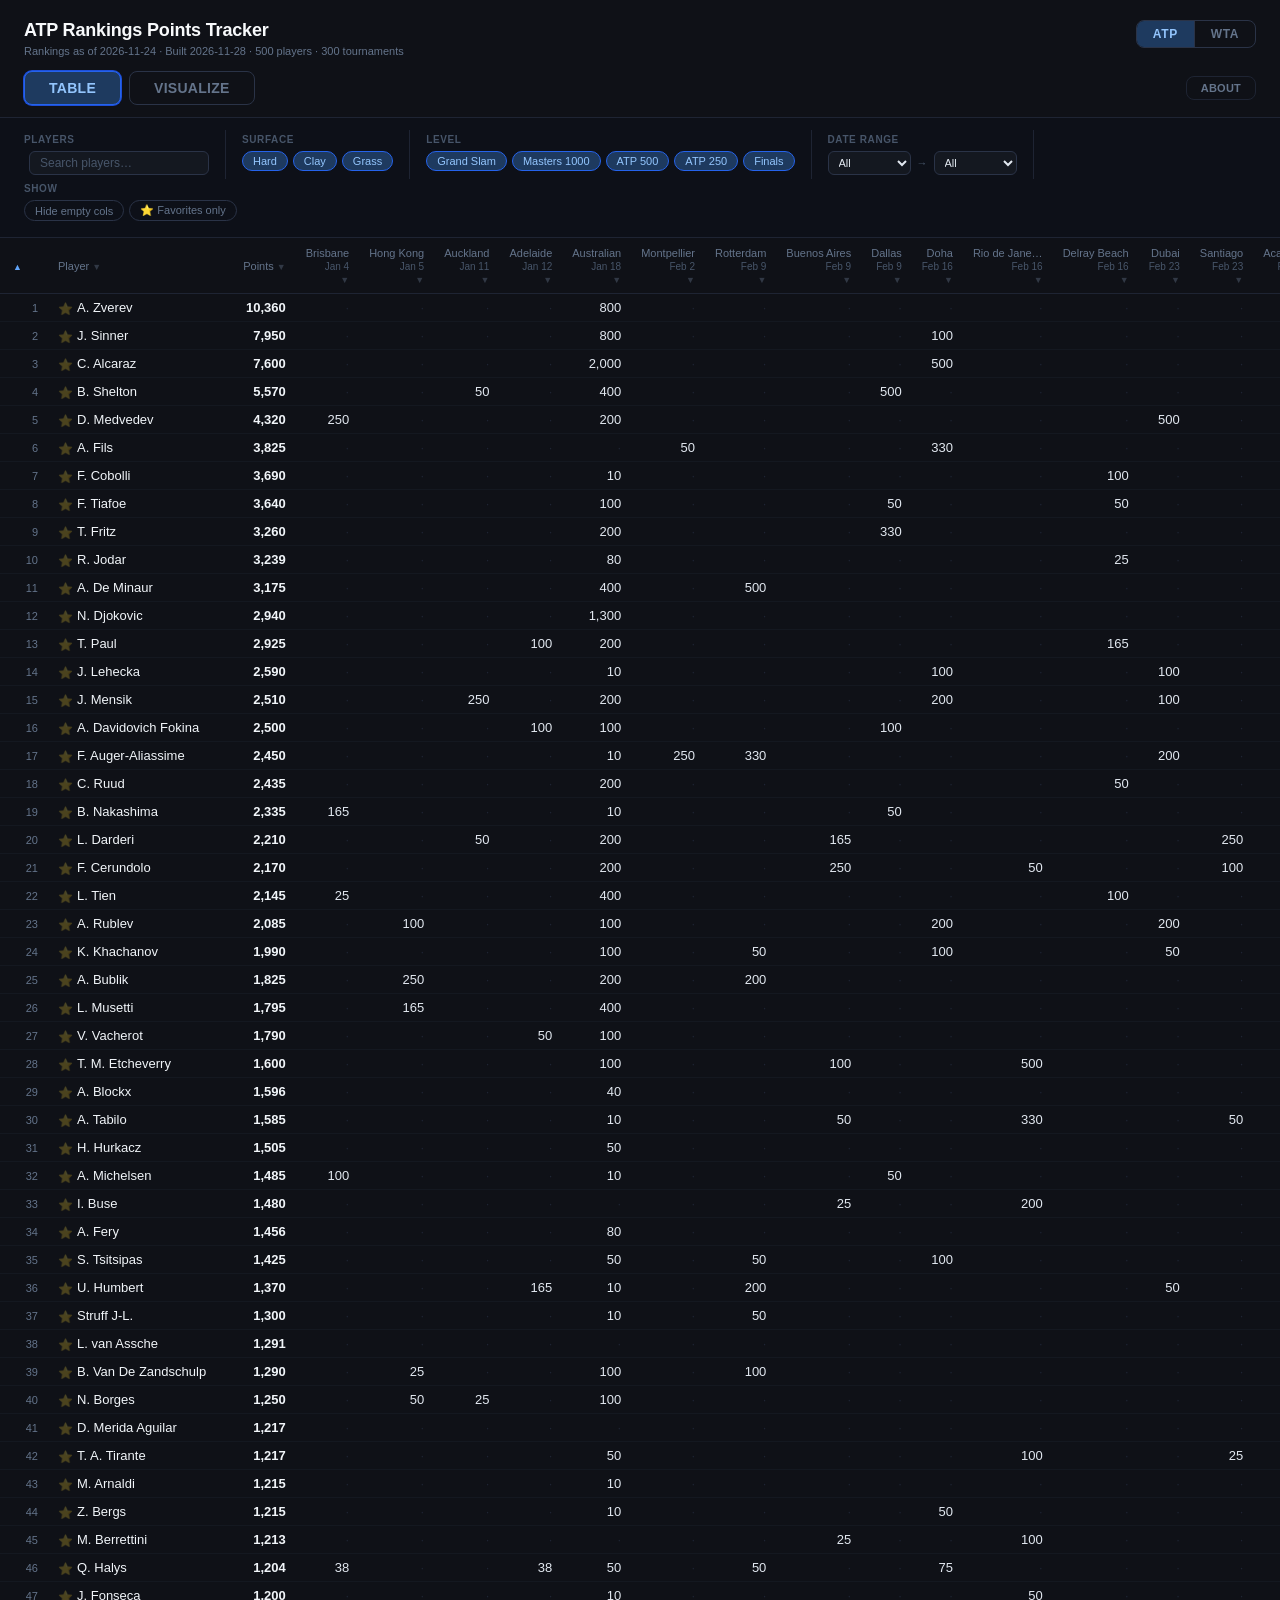
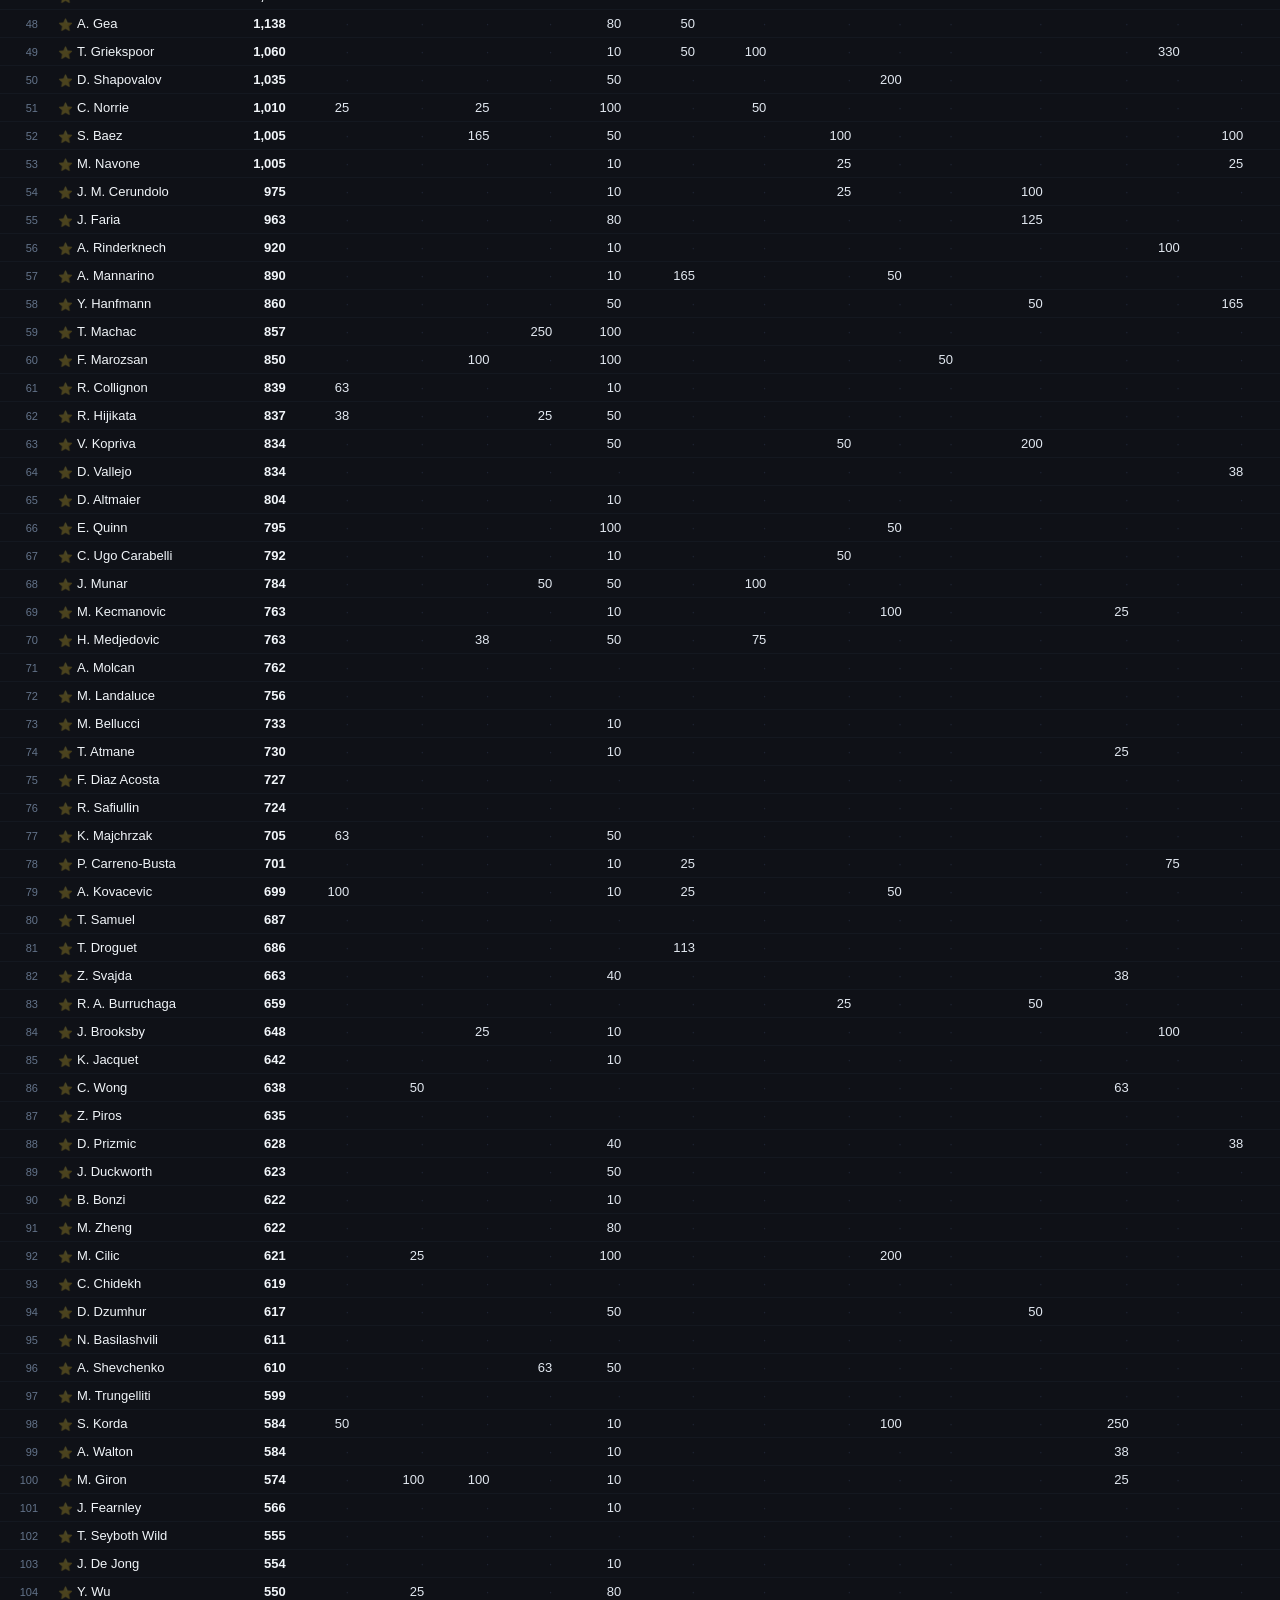
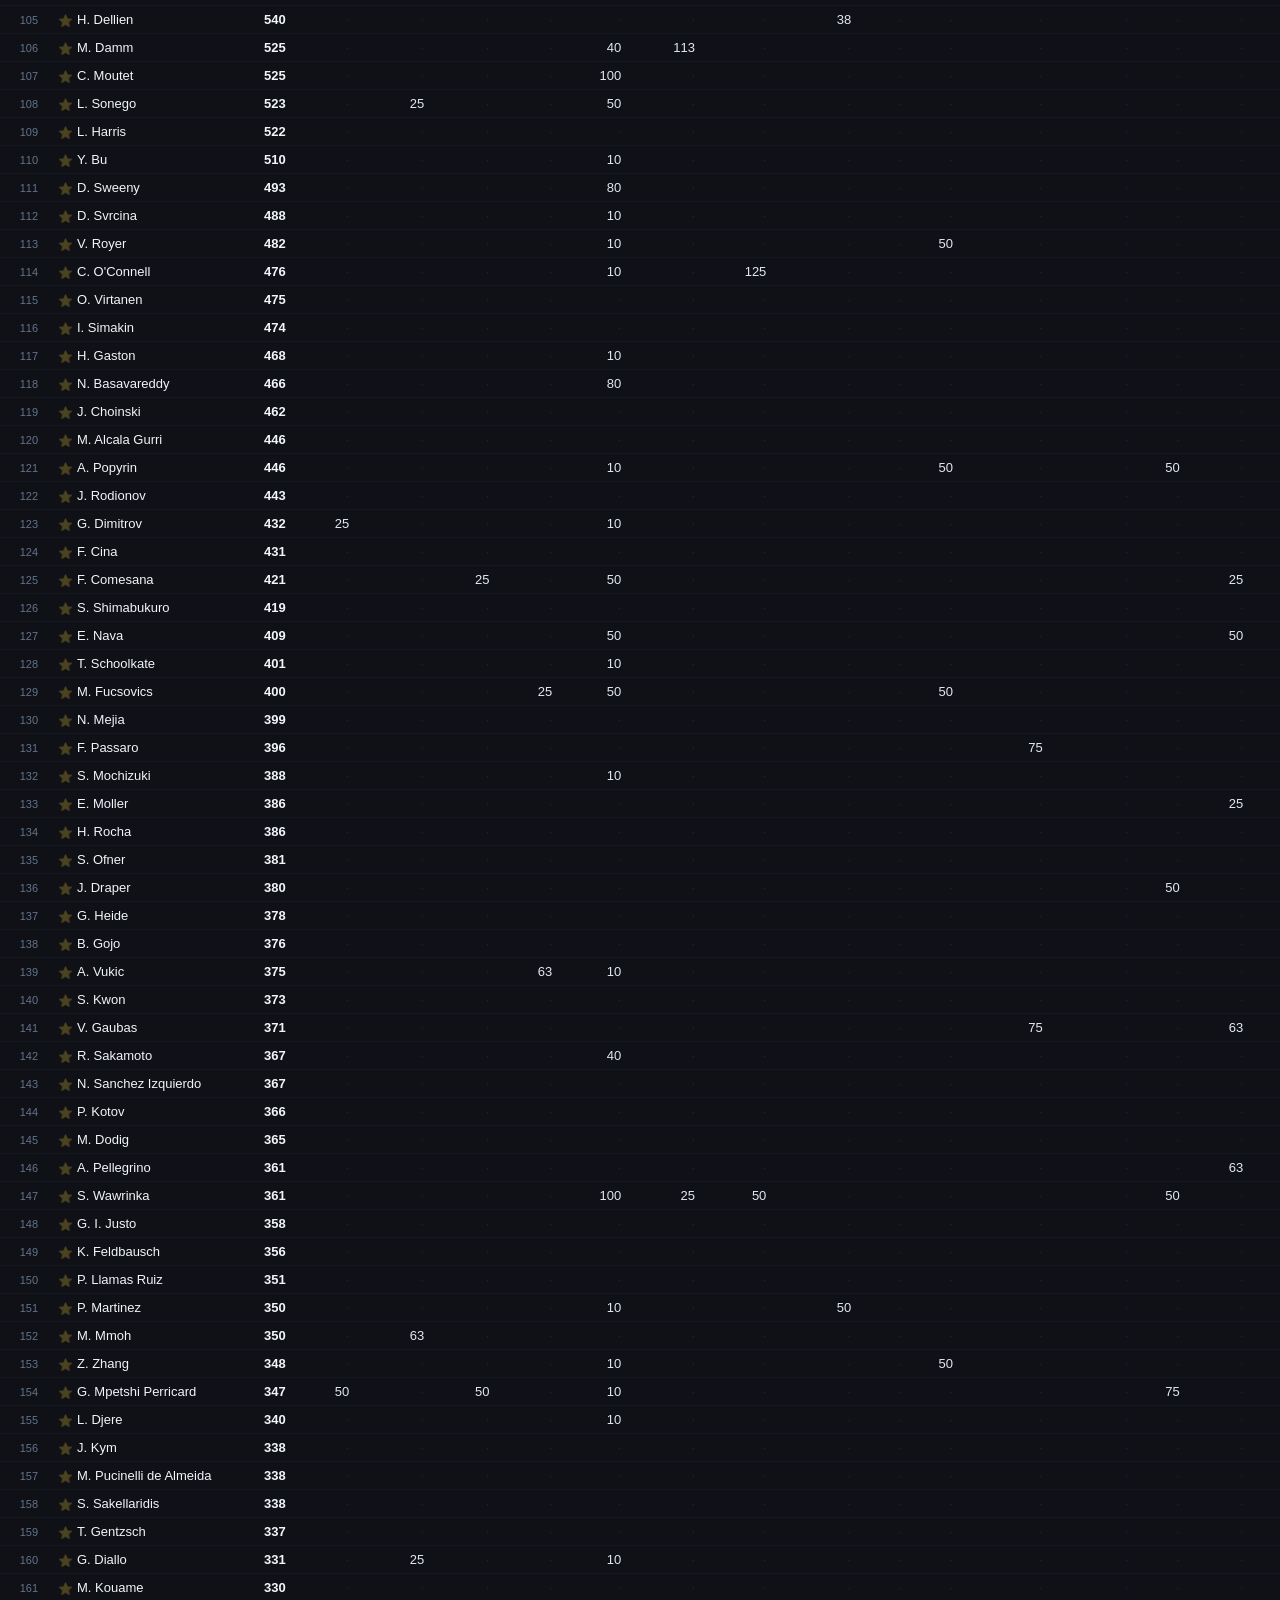
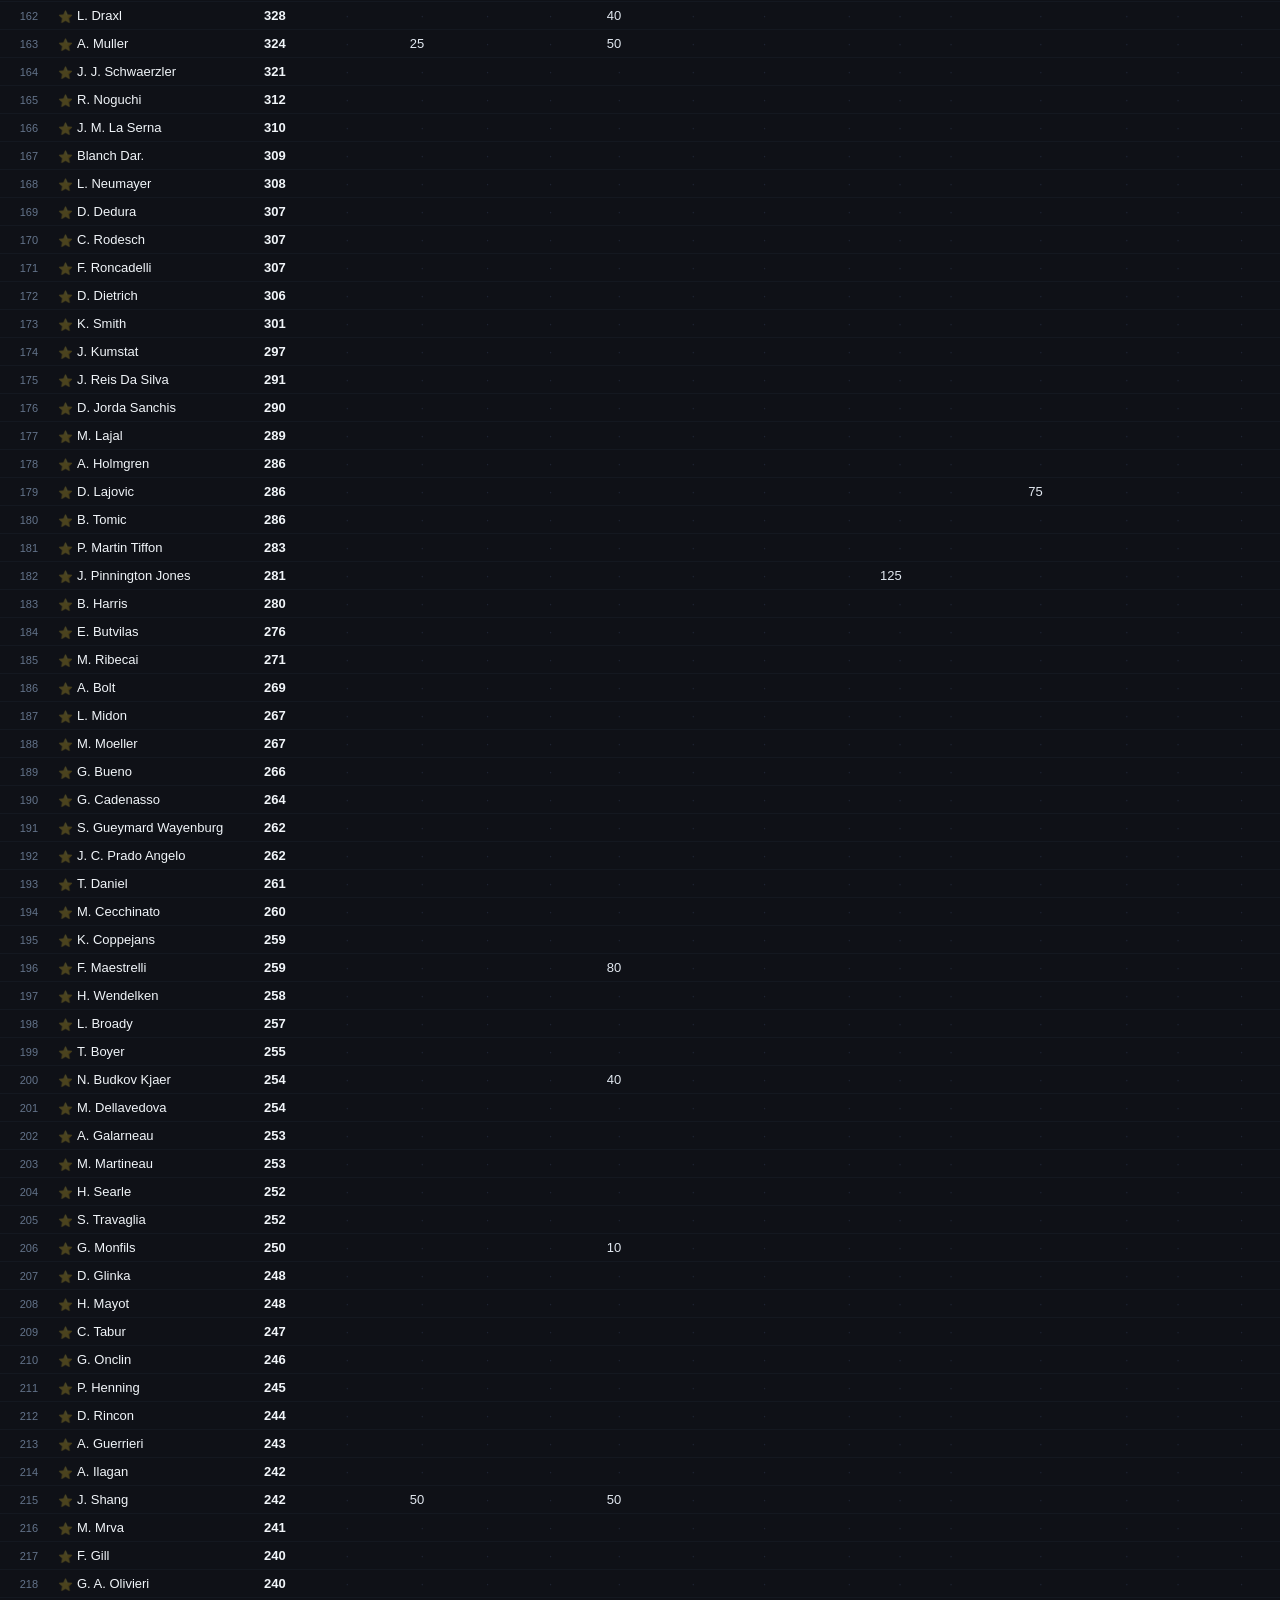
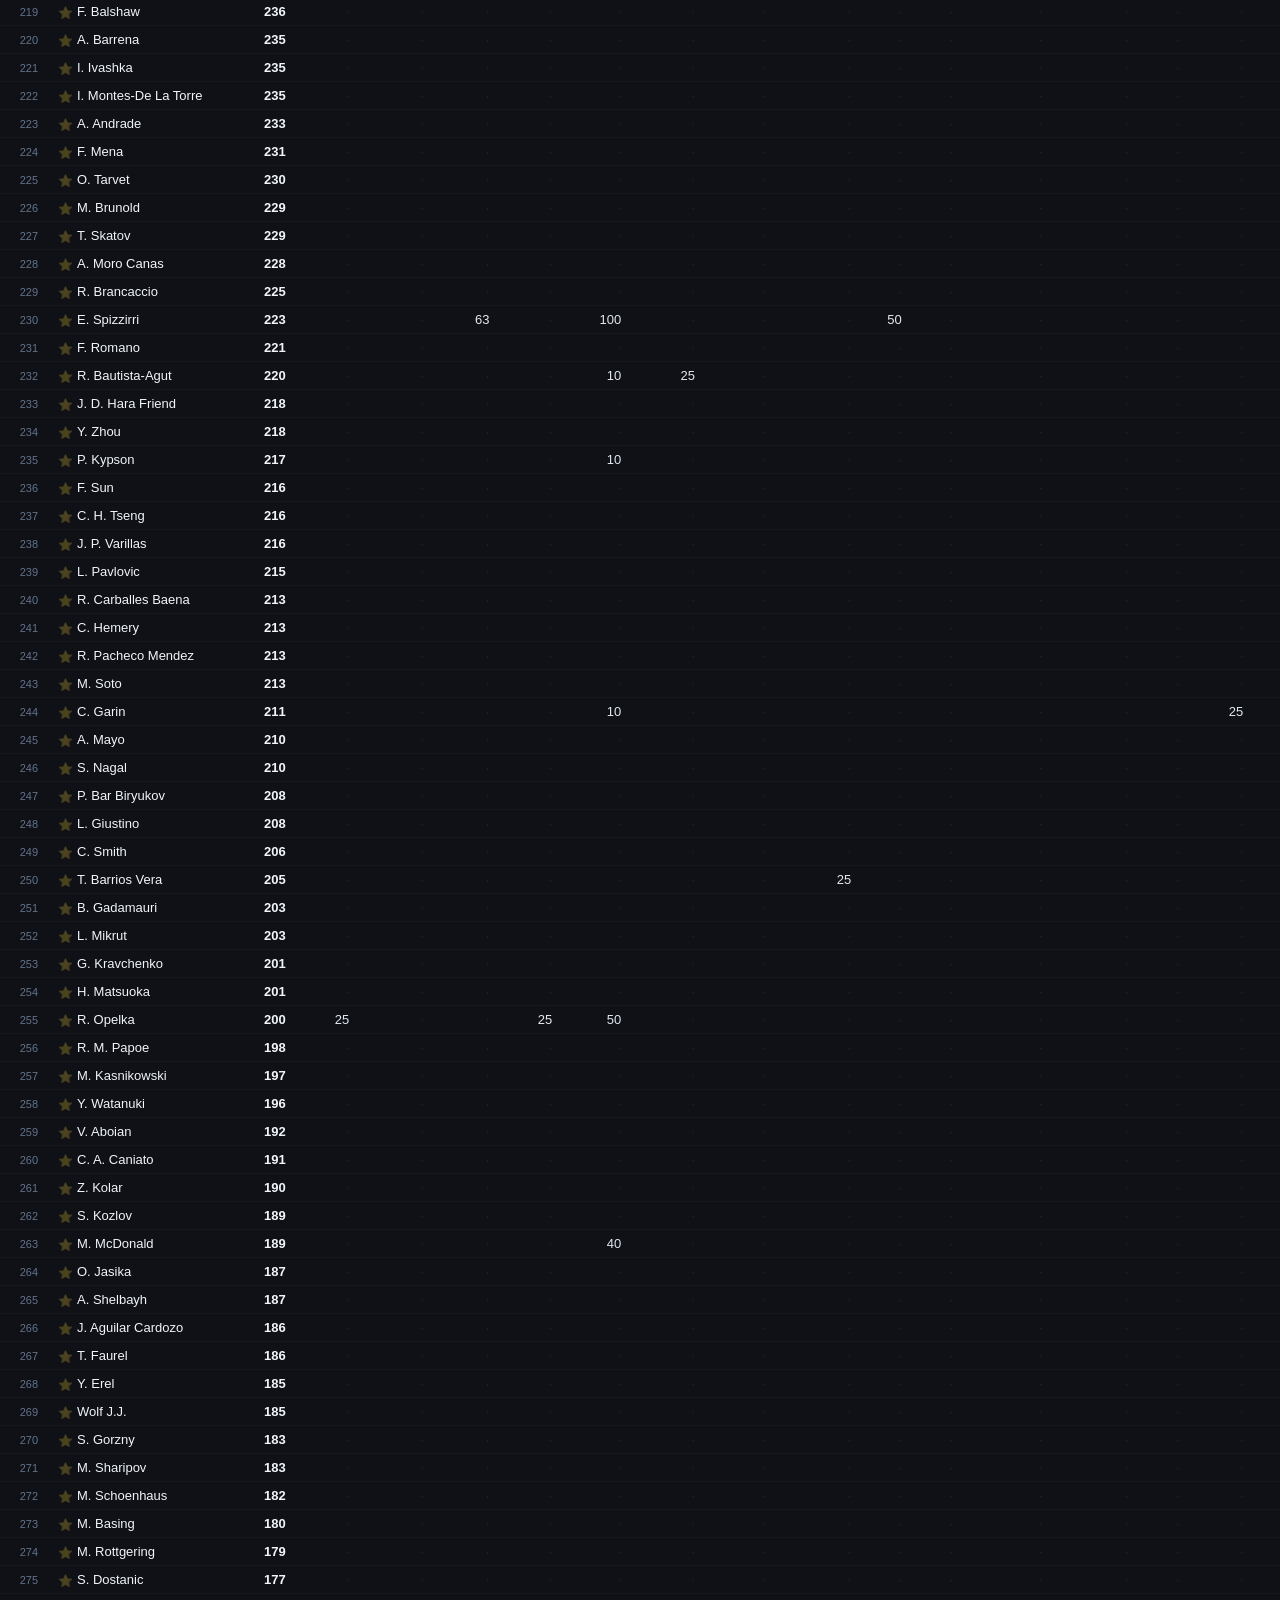
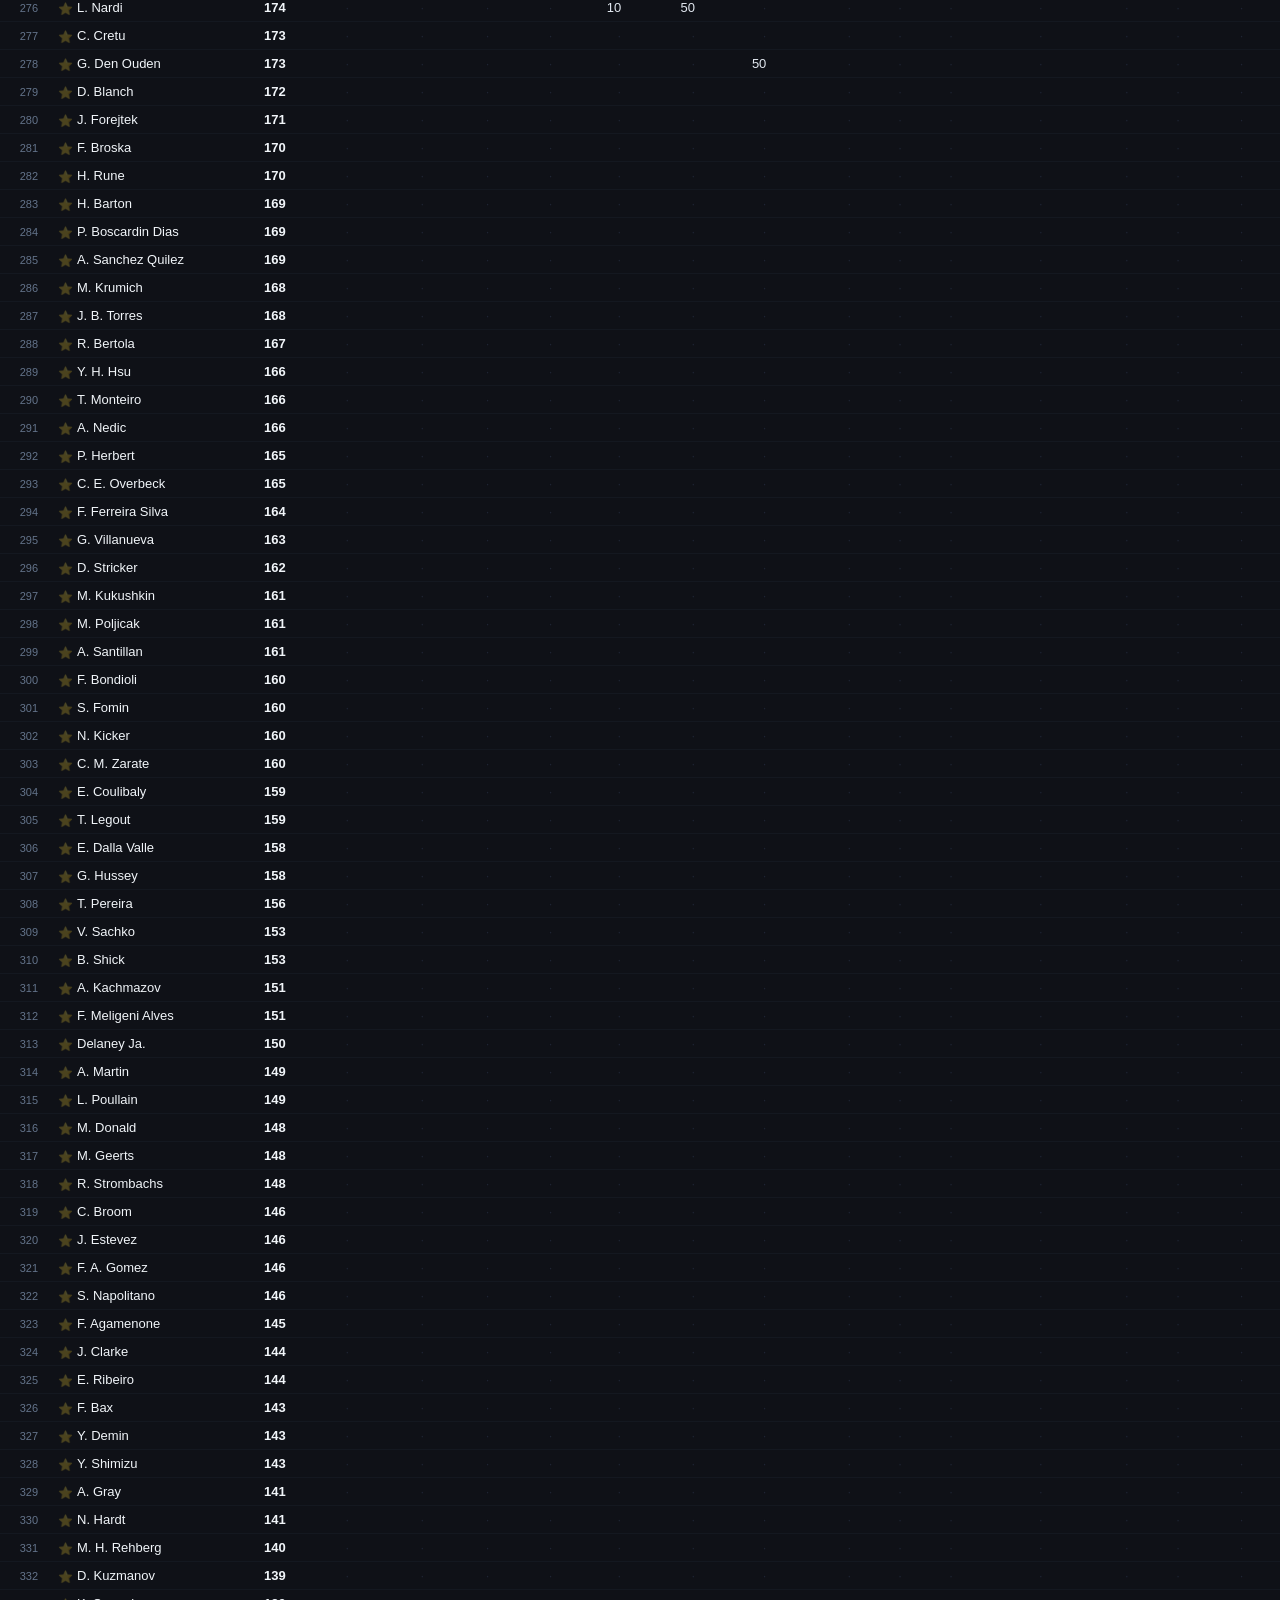
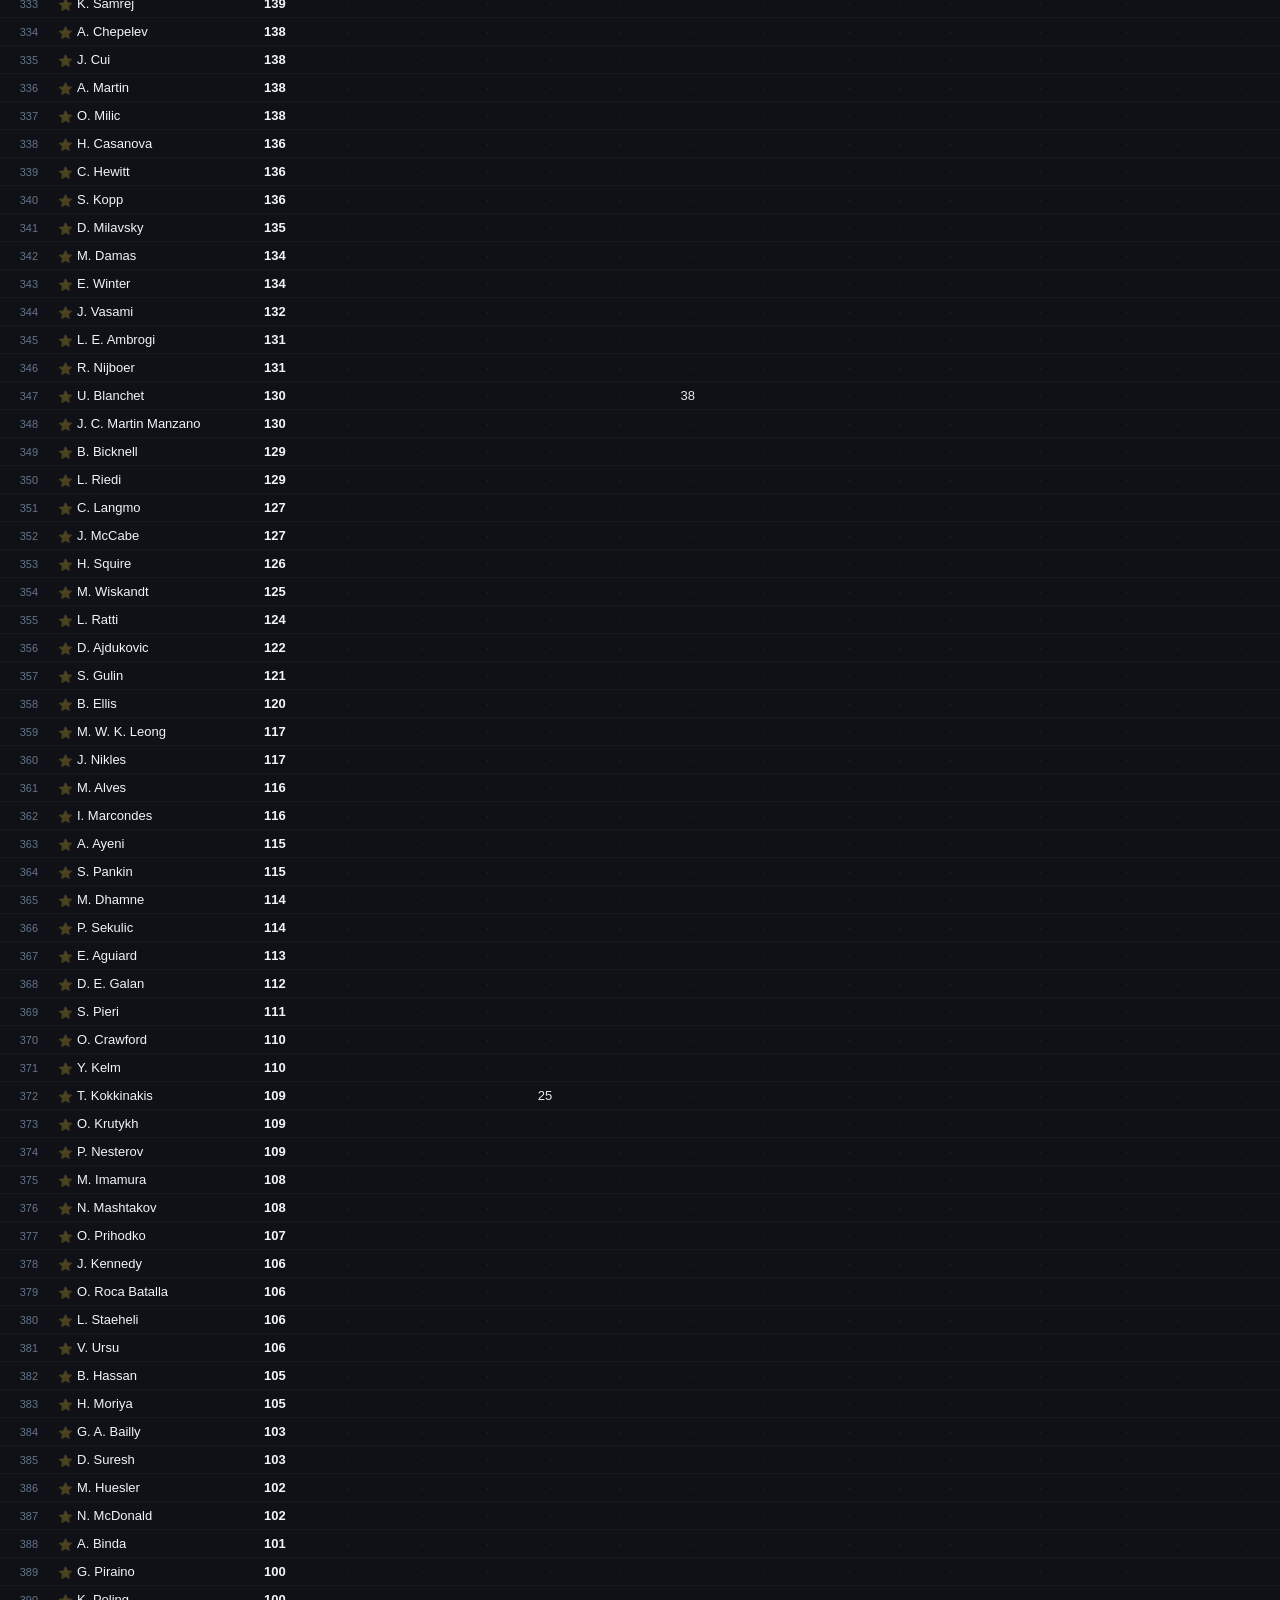
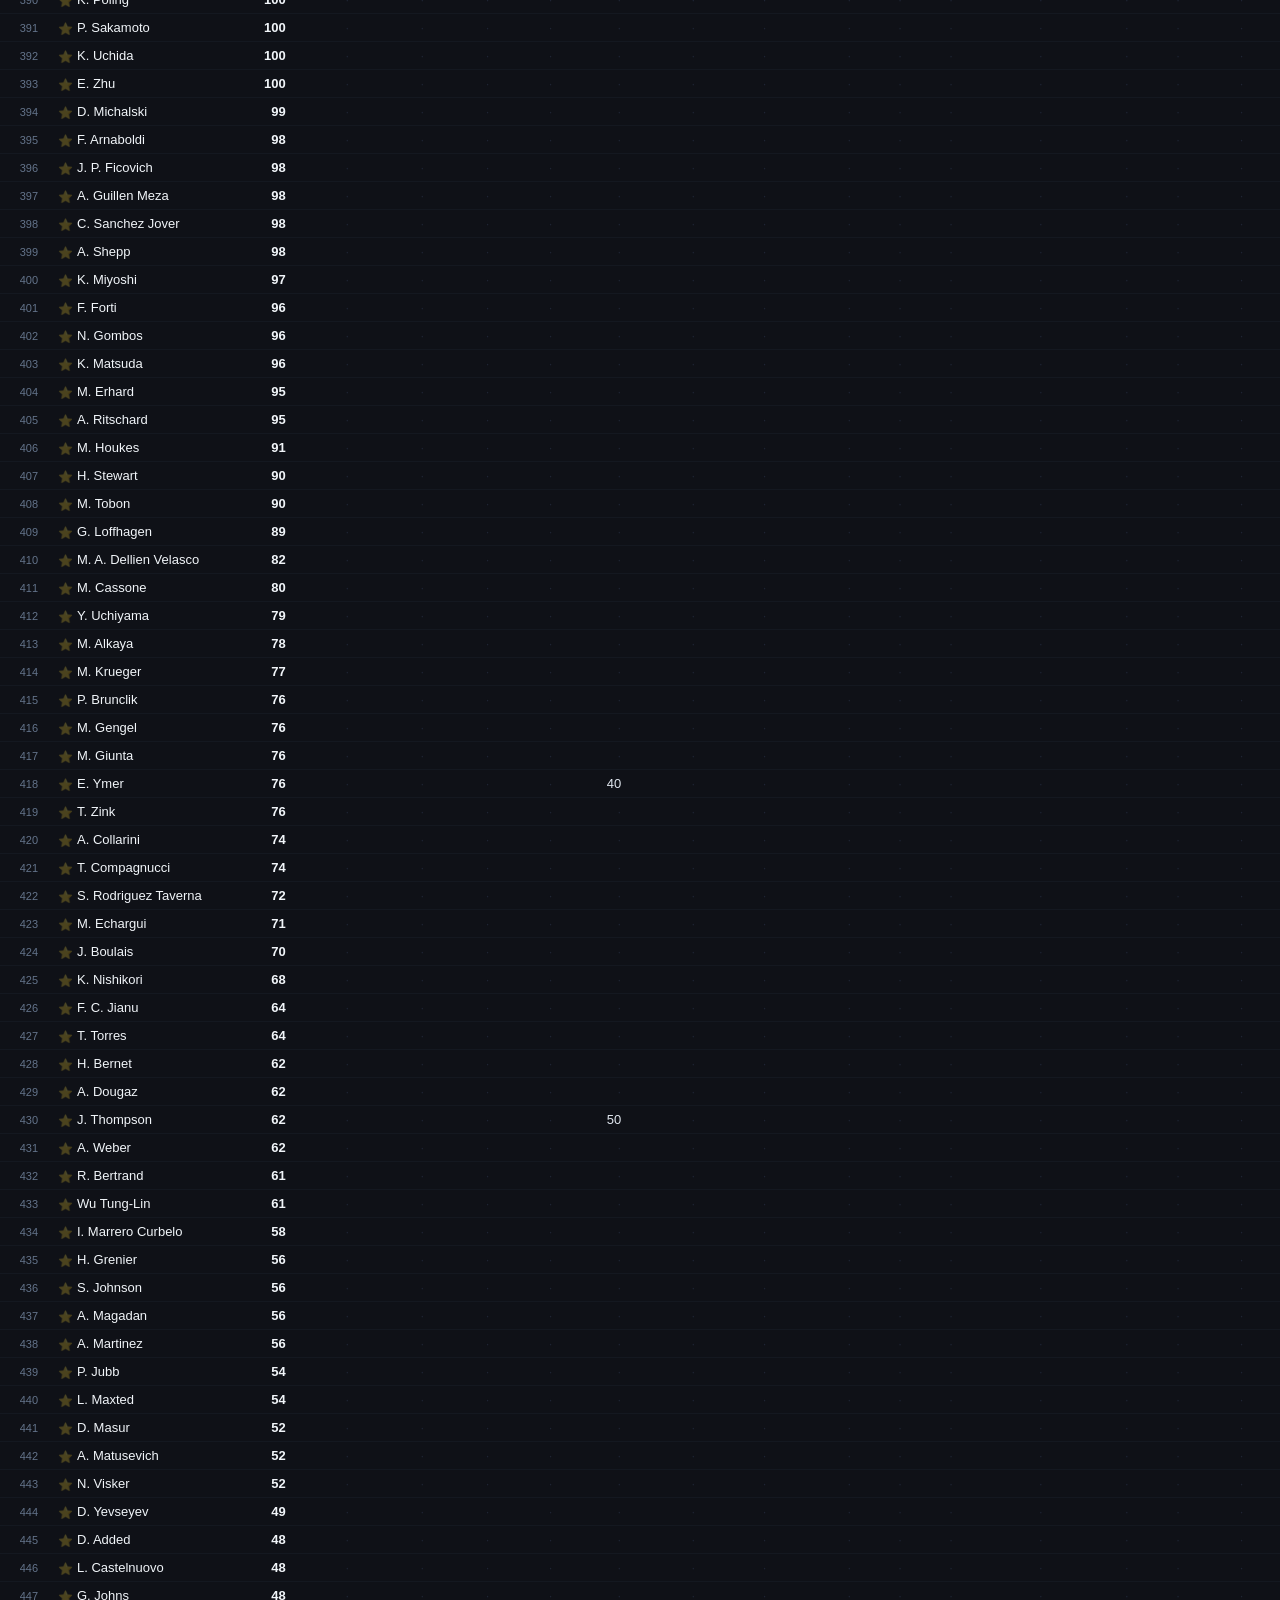
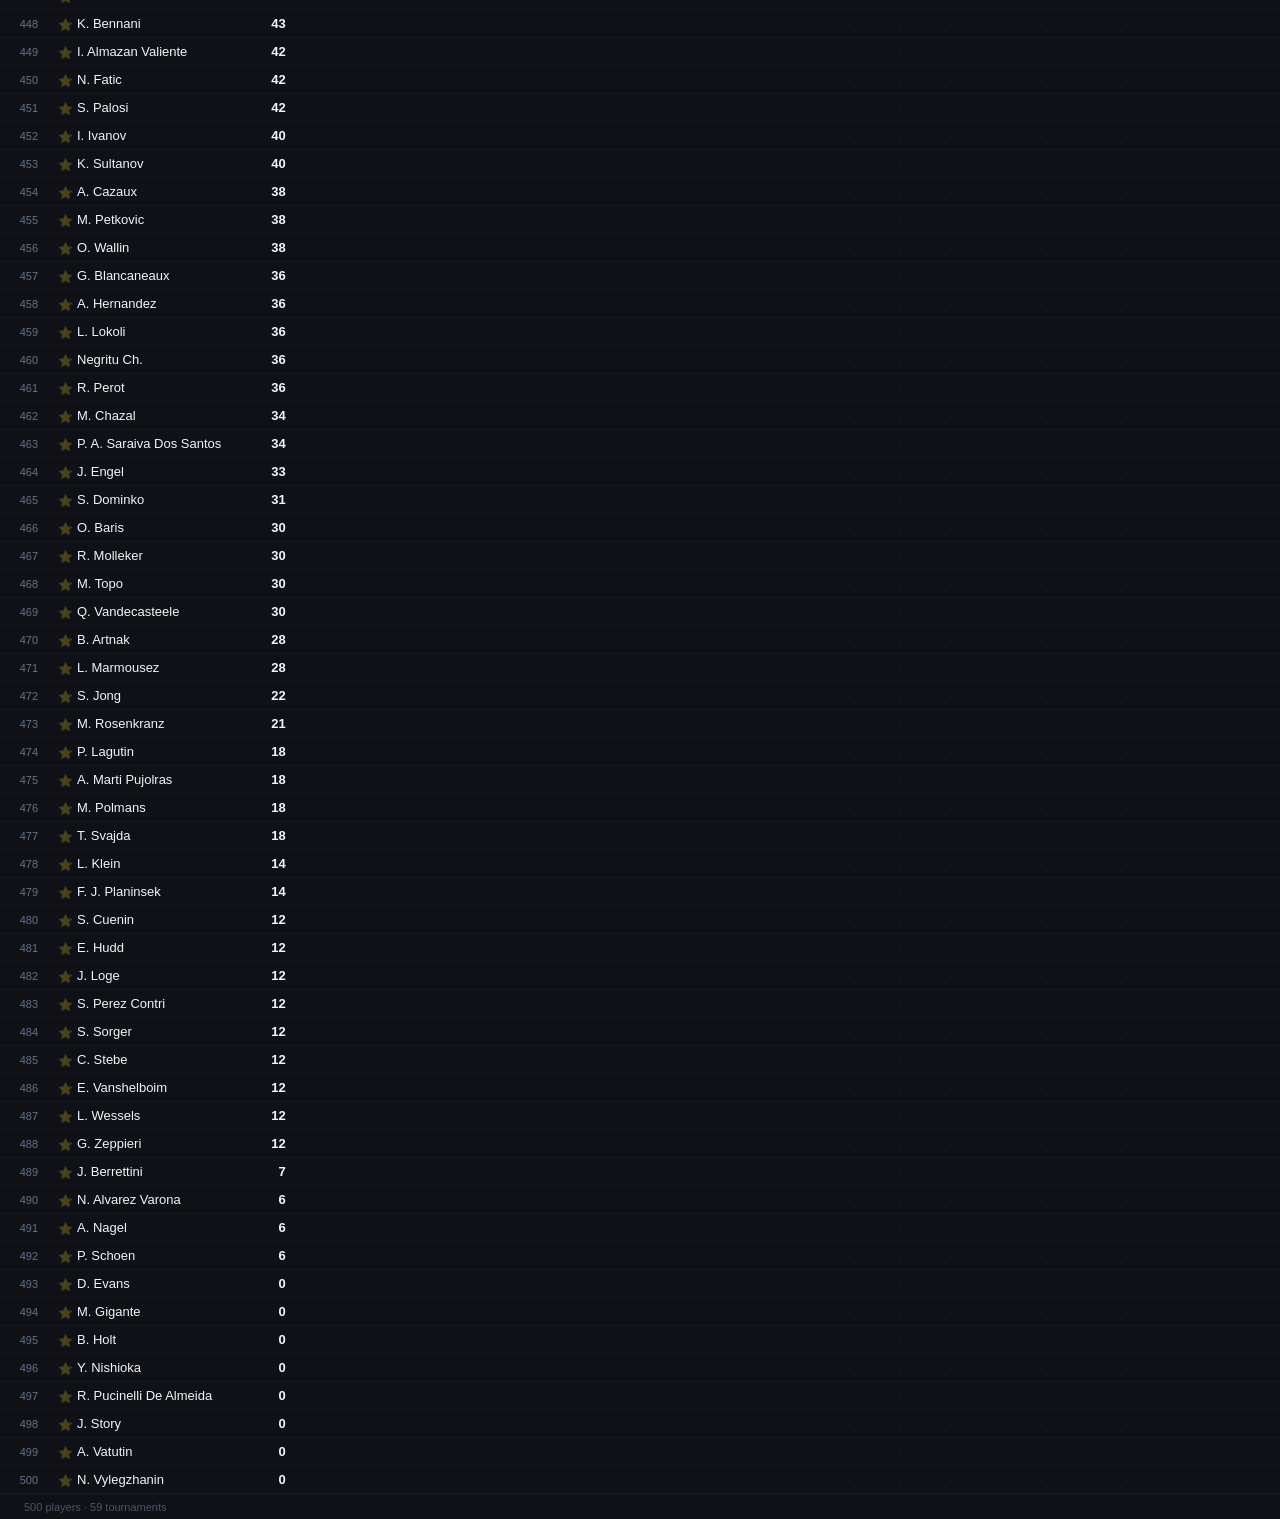
<file: index.html>
<!DOCTYPE html>
<html lang="en">
<head>
  <meta charset="UTF-8" />
  <meta name="viewport" content="width=device-width, initial-scale=1.0" />
  <title>ATP Rankings Points Tracker</title>
  <link rel="stylesheet" href="style.css?v=6" />
  <link id="favicon" rel="icon" type="image/png" href="favicon-atp-32.png" />
  <!-- Google tag (gtag.js) -->
  <script>
    var _gaId = (location.hostname === 'wtapoints.com' || location.hostname === 'www.wtapoints.com')
      ? 'G-VNQ86Y655V' : 'G-6H1E0G2CNZ';
    document.write('<script async src="https://www.googletagmanager.com/gtag/js?id=' + _gaId + '"><\/script>');
    window.dataLayer = window.dataLayer || [];
    function gtag(){dataLayer.push(arguments);}
    gtag('js', new Date());
    gtag('config', _gaId);
  </script>
</head>
<body>
  <header>
    <div class="site-switch-bar"></div>
    <h1>ATP Rankings Points Tracker</h1>
    <p id="meta"></p>
    <nav class="page-nav">
      <a href="index.html" class="active">Table</a>
      <a href="viz.html">Visualize</a>
      <a href="about.html" class="nav-about">About</a>
    </nav>
  </header>

  <div id="filters">
    <!-- Player filter -->
    <div class="filter-group" id="fg-players">
      <label class="filter-label">Players</label>
      <div class="player-filter">
        <div id="player-tags"></div>
        <div class="player-search-wrap">
          <input id="player-search" type="text" placeholder="Search players…" autocomplete="off" />
          <div id="player-dropdown" class="dropdown" hidden></div>
        </div>
      </div>
    </div>

    <div class="filter-divider"></div>

    <!-- Surface -->
    <div class="filter-group">
      <label class="filter-label">Surface</label>
      <div class="chip-group" id="surface-chips">
        <button class="chip active" data-surface="Hard">Hard</button>
        <button class="chip active" data-surface="Clay">Clay</button>
        <button class="chip active" data-surface="Grass">Grass</button>
      </div>
    </div>

    <div class="filter-divider"></div>

    <!-- Level -->
    <div class="filter-group">
      <label class="filter-label">Level</label>
      <div class="chip-group" id="level-chips"></div>
    </div>

    <div class="filter-divider"></div>

    <!-- Date range -->
    <div class="filter-group">
      <label class="filter-label">Date range</label>
      <div class="date-range">
        <select id="date-from"></select>
        <span class="date-sep">→</span>
        <select id="date-to"></select>
      </div>
    </div>

    <div class="filter-divider"></div>

    <!-- Toggles -->
    <div class="filter-group">
      <label class="filter-label">Show</label>
      <div class="chip-group">
        <button class="chip" id="toggle-empty" data-on="false">Hide empty cols</button>
        <button class="chip" id="toggle-favs" data-on="false">⭐ Favorites only</button>
      </div>
    </div>

    <button id="reset-filters" class="reset-btn" hidden>Reset filters</button>
  </div>

  <div id="loading">Loading data…</div>
  <div id="error" hidden></div>

  <div id="table-wrap" hidden>
    <div class="scroll-x">
      <table id="rankings-table">
        <thead><tr id="header-row"></tr></thead>
        <tbody id="table-body"></tbody>
      </table>
    </div>
    <div id="row-count"></div>
  </div>

  <div id="tourney-tooltip" class="tourney-tooltip"></div>


  <script src="app.js?v=6"></script>
</body>
</html>
</file>
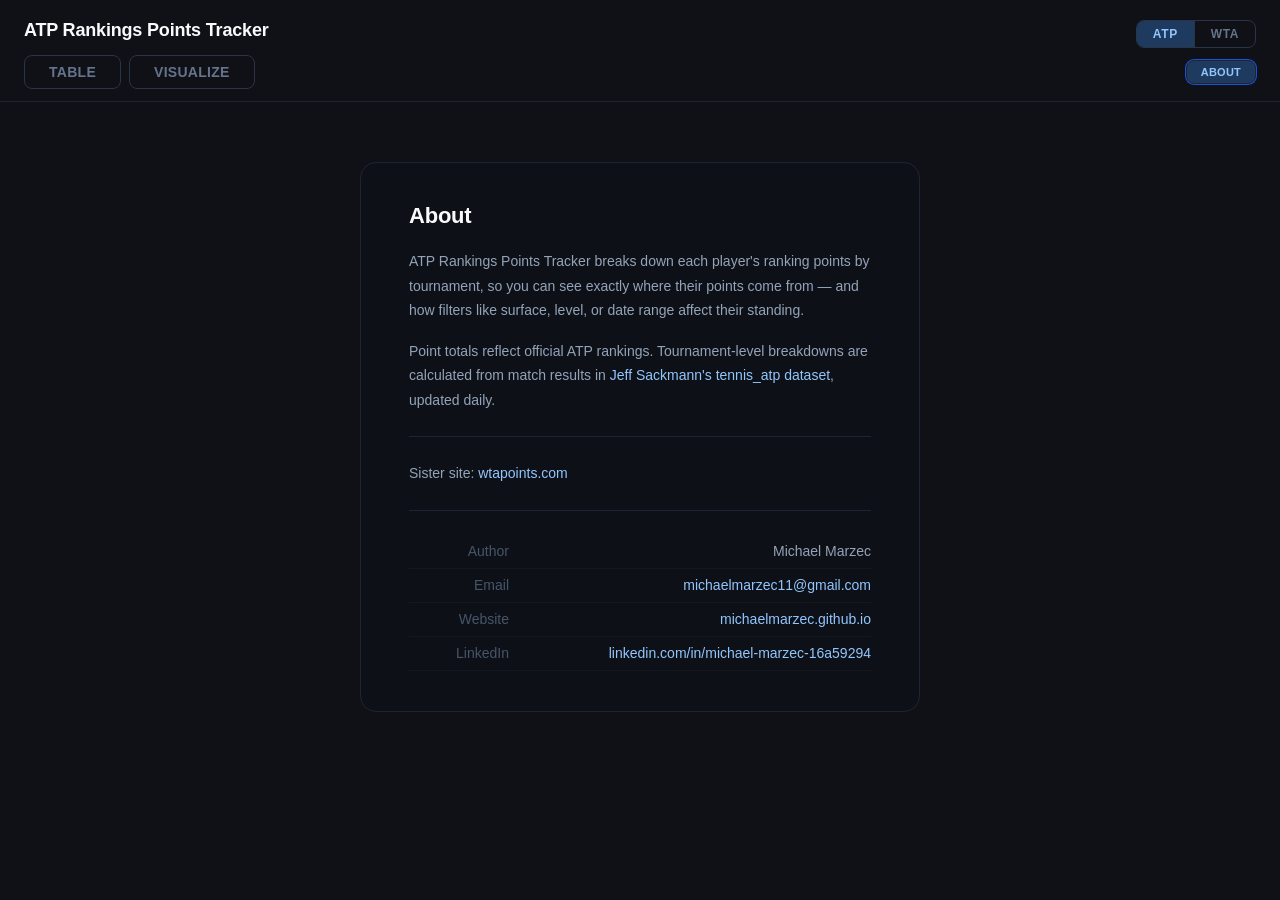
<file: about.html>
<!DOCTYPE html>
<html lang="en">
<head>
  <meta charset="UTF-8" />
  <meta name="viewport" content="width=device-width, initial-scale=1.0" />
  <title>About — ATP Rankings Points Tracker</title>
  <link rel="stylesheet" href="style.css?v=6" />
  <link id="favicon" rel="icon" type="image/png" href="favicon-atp-32.png" />
  <!-- Google tag (gtag.js) -->
  <script>
    var _gaId = (location.hostname === 'wtapoints.com' || location.hostname === 'www.wtapoints.com')
      ? 'G-VNQ86Y655V' : 'G-6H1E0G2CNZ';
    document.write('<script async src="https://www.googletagmanager.com/gtag/js?id=' + _gaId + '"><\/script>');
    window.dataLayer = window.dataLayer || [];
    function gtag(){dataLayer.push(arguments);}
    gtag('js', new Date());
    gtag('config', _gaId);
  </script>
</head>
<body>
  <header>
    <div class="site-switch-bar"></div>
    <h1 id="about-title">ATP Rankings Points Tracker</h1>
    <p id="meta"></p>
    <nav class="page-nav">
      <a href="index.html">Table</a>
      <a href="viz.html">Visualize</a>
      <a href="about.html" class="active nav-about">About</a>
    </nav>
  </header>

  <div class="about-wrap">
    <div class="about-card">
      <h2>About</h2>
      <p>ATP Rankings Points Tracker breaks down each player's ranking points by tournament, so you can see exactly where their points come from — and how filters like surface, level, or date range affect their standing.</p>
      <p>Point totals reflect official ATP rankings. Tournament-level breakdowns are calculated from match results in <a href="https://github.com/JeffSackmann/tennis_atp" target="_blank" rel="noopener">Jeff Sackmann's tennis_atp dataset</a>, updated daily.</p>
      <hr class="about-divider">
      <p>Sister site: <a href="https://wtapoints.com">wtapoints.com</a></p>
      <hr class="about-divider">
      <table class="about-author">
        <tr><td class="about-label">Author</td><td>Michael Marzec</td></tr>
        <tr><td class="about-label">Email</td><td><a href="mailto:michaelmarzec11@gmail.com">michaelmarzec11@gmail.com</a></td></tr>
        <tr><td class="about-label">Website</td><td><a href="https://michaelmarzec.github.io" target="_blank" rel="noopener">michaelmarzec.github.io</a></td></tr>
        <tr><td class="about-label">LinkedIn</td><td><a href="https://linkedin.com/in/michael-marzec-16a59294/" target="_blank" rel="noopener">linkedin.com/in/michael-marzec-16a59294</a></td></tr>
      </table>
    </div>
  </div>

  <script>
    // Site switch pill
    const isWta = location.hostname === 'wtapoints.com' || location.hostname === 'www.wtapoints.com';
    const switchBar = document.querySelector('.site-switch-bar');
    if (switchBar) {
      const activeLabel = isWta ? 'WTA' : 'ATP';
      const sisterLabel = isWta ? 'ATP' : 'WTA';
      const sisterHref  = isWta ? 'https://atppoints.com' : 'https://wtapoints.com';
      switchBar.innerHTML = `<span class="tour-label">${activeLabel}</span><a href="${sisterHref}">${sisterLabel}</a>`;
    }
    if (isWta) {
      document.getElementById('about-title').textContent = 'WTA Rankings Points Tracker';
      document.title = 'About — WTA Rankings Points Tracker';
      document.getElementById('favicon').href = 'favicon-wta-32.png';
    }
  </script>
</body>
</html>
</file>
<file: style.css>
*, *::before, *::after { box-sizing: border-box; margin: 0; padding: 0; }

body {
  font-family: -apple-system, BlinkMacSystemFont, "Segoe UI", sans-serif;
  font-size: 13px;
  background: #0f1117;
  color: #e2e8f0;
  min-height: 100vh;
}

/* ── Header ── */
header {
  position: relative;
  padding: 20px 24px 12px;
  border-bottom: 1px solid #1e2433;
}

/* ── Site switch bar ── */
.site-switch-bar {
  position: absolute;
  top: 20px; right: 24px;
  display: flex;
  border: 1px solid #2a3347;
  border-radius: 8px;
  overflow: hidden;
}
.site-switch-bar .tour-label,
.site-switch-bar a {
  padding: 6px 16px;
  font-size: 12px; font-weight: 700;
  letter-spacing: 0.05em;
  text-decoration: none;
}
.site-switch-bar .tour-label {
  background: #1e3a5f;
  border-right: 1px solid #2a3347;
  color: #93c5fd;
}
.site-switch-bar a {
  color: #64748b;
  background: transparent;
  transition: color .15s, background .15s;
}
.site-switch-bar a:hover { color: #93c5fd; background: #0d1928; }

/* ── Page nav (Table / Visualize / About) ── */
.page-nav { display:flex; align-items:center; gap:8px; margin-top:14px; }
.page-nav a {
  font-size:14px; font-weight:700;
  padding:8px 24px; border-radius:8px;
  border:1px solid #2a3347;
  color:#64748b; text-decoration:none;
  transition:all .15s;
  letter-spacing:0.02em;
  text-transform:uppercase;
}
.page-nav a:hover { border-color:#3b82f6; color:#93c5fd; background:#0d1928; }
.page-nav a.active {
  background:#1e3a5f; border-color:#2563eb; color:#93c5fd;
  box-shadow:0 0 0 1px #1d4ed8;
}
.nav-about {
  margin-left:auto;
  font-size:11px !important;
  padding:5px 14px !important;
  text-transform:uppercase;
  letter-spacing:0.06em;
  border-color:#1e2433 !important;
}
header h1 {
  font-size: 18px;
  font-weight: 600;
  color: #f8fafc;
  letter-spacing: -0.01em;
}
#meta {
  margin-top: 4px;
  font-size: 11px;
  color: #64748b;
}

/* ── Filter bar ── */
#filters {
  display: flex;
  flex-wrap: wrap;
  align-items: flex-start;
  gap: 0;
  padding: 12px 24px;
  border-bottom: 1px solid #1e2433;
  background: #0d1018;
}

.filter-group {
  display: flex;
  flex-direction: column;
  gap: 6px;
  padding: 4px 16px 4px 0;
}

.filter-label {
  font-size: 10px;
  font-weight: 600;
  text-transform: uppercase;
  letter-spacing: 0.06em;
  color: #475569;
}

.filter-divider {
  width: 1px;
  background: #1e2433;
  margin: 0 16px 0 0;
  align-self: stretch;
  min-height: 40px;
}

/* ── Chips ── */
.chip-group {
  display: flex;
  flex-wrap: wrap;
  gap: 5px;
}

.chip {
  padding: 3px 10px;
  border-radius: 20px;
  border: 1px solid #2a3347;
  background: transparent;
  color: #64748b;
  font-size: 11px;
  font-weight: 500;
  cursor: pointer;
  transition: all 0.12s;
  white-space: nowrap;
}
.chip:hover { border-color: #3b4f6a; color: #94a3b8; }
.chip.active {
  background: #1e3a5f;
  border-color: #2563eb;
  color: #93c5fd;
}
.chip[data-on="true"] {
  background: #1e3a5f;
  border-color: #2563eb;
  color: #93c5fd;
}

/* ── Player filter ── */
.player-filter {
  display: flex;
  flex-wrap: wrap;
  align-items: center;
  gap: 5px;
  max-width: 480px;
}

#player-tags {
  display: flex;
  flex-wrap: wrap;
  gap: 4px;
}

.player-tag {
  display: flex;
  align-items: center;
  gap: 4px;
  padding: 2px 8px 2px 10px;
  background: #1e3a5f;
  border: 1px solid #2563eb;
  border-radius: 20px;
  font-size: 11px;
  color: #93c5fd;
  white-space: nowrap;
}
.player-tag.is-fav { background: #2d2a00; border-color: #ca8a04; color: #fde68a; }
.player-tag button {
  background: none;
  border: none;
  color: inherit;
  cursor: pointer;
  padding: 0;
  font-size: 12px;
  line-height: 1;
  opacity: 0.7;
}
.player-tag button:hover { opacity: 1; }

.player-search-wrap {
  position: relative;
}
#player-search {
  background: #141820;
  border: 1px solid #2a3347;
  border-radius: 6px;
  color: #e2e8f0;
  font-size: 12px;
  padding: 4px 10px;
  width: 180px;
  outline: none;
}
#player-search:focus { border-color: #3b82f6; }
#player-search::placeholder { color: #475569; }

.dropdown {
  position: absolute;
  top: calc(100% + 4px);
  left: 0;
  min-width: 220px;
  background: #141e2e;
  border: 1px solid #2a3347;
  border-radius: 8px;
  box-shadow: 0 8px 24px rgba(0,0,0,0.5);
  z-index: 100;
  max-height: 280px;
  overflow-y: auto;
}
.dropdown-section {
  padding: 6px 0 2px;
}
.dropdown-section-label {
  padding: 2px 12px 4px;
  font-size: 10px;
  font-weight: 600;
  text-transform: uppercase;
  letter-spacing: 0.06em;
  color: #475569;
}
.dropdown-item {
  display: flex;
  align-items: center;
  justify-content: space-between;
  padding: 6px 12px;
  cursor: pointer;
  gap: 8px;
}
.dropdown-item:hover { background: #1e2d45; }
.dropdown-item.selected { color: #60a5fa; }
.dropdown-item .di-name { flex: 1; font-size: 12px; }
.dropdown-item .di-rank { font-size: 11px; color: #475569; }
.dropdown-item .di-star {
  font-size: 13px;
  opacity: 0.4;
  cursor: pointer;
  padding: 0 2px;
}
.dropdown-item .di-star:hover { opacity: 1; }
.dropdown-item .di-star.active { opacity: 1; }

/* ── Date range ── */
.date-range {
  display: flex;
  align-items: center;
  gap: 6px;
}
.date-sep { color: #475569; font-size: 11px; }
.date-range select {
  background: #141820;
  border: 1px solid #2a3347;
  border-radius: 6px;
  color: #e2e8f0;
  font-size: 11px;
  padding: 4px 6px;
  outline: none;
  cursor: pointer;
}
.date-range select:focus { border-color: #3b82f6; }

/* ── Reset ── */
.reset-btn {
  align-self: flex-end;
  margin-left: auto;
  padding: 4px 12px;
  background: none;
  border: 1px solid #374151;
  border-radius: 6px;
  color: #64748b;
  font-size: 11px;
  cursor: pointer;
}
.reset-btn:hover { border-color: #ef4444; color: #f87171; }

/* ── Status bar ── */
#row-count {
  padding: 6px 24px;
  font-size: 11px;
  color: #475569;
  border-top: 1px solid #141820;
}

/* ── Loading / error ── */
#loading, #error {
  padding: 40px 24px;
  color: #64748b;
}
#error { color: #f87171; }

/* ── Table ── */
.scroll-x {
  overflow-x: auto;
  width: 100%;
}

table {
  border-collapse: collapse;
  width: max-content;
  min-width: 100%;
}

thead {
  position: sticky;
  top: 0;
  z-index: 10;
  background: #0f1117;
}

th {
  padding: 8px 10px;
  text-align: right;
  font-weight: 500;
  font-size: 11px;
  color: #64748b;
  border-bottom: 1px solid #1e2433;
  white-space: nowrap;
  cursor: pointer;
  user-select: none;
}
th:hover { color: #94a3b8; }
th.sorted { color: #60a5fa; }

th.col-rank, th.col-name { text-align: left; }
th.col-rank { width: 48px; }
th.col-name {
  position: sticky;
  left: 0;
  background: #0f1117;
  z-index: 11;
  min-width: 160px;
}

td {
  padding: 6px 10px;
  text-align: right;
  border-bottom: 1px solid #141820;
  white-space: nowrap;
}
td.col-rank { color: #64748b; font-size: 11px; }
td.col-name {
  text-align: left;
  position: sticky;
  left: 0;
  background: #0f1117;
  font-weight: 500;
  color: #f1f5f9;
  z-index: 5;
}
td.col-name .star-btn {
  background: none;
  border: none;
  cursor: pointer;
  font-size: 12px;
  margin-right: 4px;
  opacity: 0.25;
  vertical-align: middle;
  padding: 0;
  line-height: 1;
}
td.col-name .star-btn:hover { opacity: 0.7; }
td.col-name .star-btn.active { opacity: 1; }

tr:hover td { background: #141e2e; }
tr:hover td.col-name { background: #141e2e; }

td.pts-total { font-weight: 600; color: #f1f5f9; }
td.pts-total.filtered { color: #60a5fa; }

td.pts-tourney { color: #94a3b8; }
td.pts-tourney.has-pts { color: #e2e8f0; }

td.tier-gs  { color: #fbbf24; }
td.tier-m   { color: #34d399; }
td.tier-500 { color: #60a5fa; }
td.tier-250 { color: #a78bfa; }
td.tier-f   { color: #f472b6; }

td.empty { color: #1e2433; }

/* ── Tournament tooltip ── */
.tourney-tooltip {
  position: fixed;
  z-index: 200;
  background: #141e2e;
  border: 1px solid #2a3347;
  border-radius: 10px;
  box-shadow: 0 8px 32px rgba(0,0,0,0.6);
  padding: 12px 14px;
  min-width: 180px;
  max-width: 240px;
  pointer-events: none;
  opacity: 0;
  transition: opacity 0.1s;
}
.tourney-tooltip.visible { opacity: 1; }
.tourney-tooltip .tt-name {
  font-size: 13px;
  font-weight: 600;
  color: #f1f5f9;
  margin-bottom: 8px;
  line-height: 1.3;
}
.tourney-tooltip .tt-row {
  display: flex;
  justify-content: space-between;
  align-items: center;
  font-size: 11px;
  color: #64748b;
  margin-top: 4px;
}
.tourney-tooltip .tt-val { color: #94a3b8; text-align: right; }
.tourney-tooltip .tt-divider {
  border: none;
  border-top: 1px solid #1e2433;
  margin: 8px 0;
}
.tourney-tooltip .tt-level-gs  { color: #fbbf24; }
.tourney-tooltip .tt-level-m   { color: #34d399; }
.tourney-tooltip .tt-level-500 { color: #60a5fa; }
.tourney-tooltip .tt-level-250 { color: #a78bfa; }
.tourney-tooltip .tt-level-f   { color: #f472b6; }
.tourney-tooltip .tt-surf-hard  { color: #60a5fa; }
.tourney-tooltip .tt-surf-clay  { color: #f97316; }
.tourney-tooltip .tt-surf-grass { color: #34d399; }
.tourney-tooltip .tt-winner { color: #e2e8f0; font-style: italic; }

/* ── Column header two-line ── */
th .th-label { display: inline; }
th.col-tourney .th-label {
  display: block;
  line-height: 1.3;
}
.th-date {
  display: block;
  font-size: 10px;
  color: #475569;
  font-weight: 400;
  line-height: 1.2;
  margin-top: 1px;
}
th.sorted .th-date { color: #3b82f6; }

.sort-arrow {
  display: inline-block;
  margin-left: 3px;
  opacity: 0.4;
  font-size: 9px;
}
th.sorted .sort-arrow { opacity: 1; }

/* ── Footer ── */
footer {
  padding: 20px 24px;
  border-top: 1px solid #1e2433;
  font-size: 13px;
  color: #475569;
  display: flex;
  align-items: center;
  gap: 8px;
}
footer a { color: #64748b; text-decoration: none; }
footer a:hover { color: #93c5fd; }
.footer-sep { color: #2a3347; }
.footer-link {
  background: none; border: none; padding: 0;
  font-size: 13px; color: #64748b;
  cursor: pointer; font-family: inherit;
}
.footer-link:hover { color: #93c5fd; }

/* ── Modals ── */
.modal-backdrop {
  position: fixed; inset: 0;
  background: rgba(0,0,0,.6);
  display: flex; align-items: center; justify-content: center;
  z-index: 1000;
}
.modal {
  background: #0f1623;
  border: 1px solid #1e2433;
  border-radius: 12px;
  padding: 32px;
  max-width: 480px;
  width: calc(100% - 48px);
  position: relative;
  line-height: 1.6;
}
.modal h2 {
  font-size: 18px; font-weight: 700;
  color: #e2e8f0; margin: 0 0 16px;
}
.modal p {
  font-size: 14px; color: #94a3b8;
  margin: 0 0 12px;
}
.modal p:last-child { margin-bottom: 0; }
.modal a { color: #93c5fd; text-decoration: none; }
.modal a:hover { text-decoration: underline; }
.modal-close {
  position: absolute; top: 16px; right: 16px;
  background: none; border: none;
  color: #475569; font-size: 16px;
  cursor: pointer; padding: 4px 8px;
  border-radius: 4px;
}
.modal-close:hover { color: #e2e8f0; background: #1e2433; }

/* ── About page ── */
.about-wrap {
  display: flex;
  justify-content: center;
  padding: 60px 24px;
}
.about-card {
  background: #0d1117;
  border: 1px solid #1e2433;
  border-radius: 16px;
  padding: 40px 48px;
  max-width: 560px;
  width: 100%;
}
.about-card h2 {
  font-size: 22px; font-weight: 700;
  color: #f8fafc; margin-bottom: 20px;
  letter-spacing: -0.01em;
}
.about-card p {
  font-size: 14px; color: #94a3b8;
  line-height: 1.75; margin-bottom: 16px;
}
.about-card p:last-child { margin-bottom: 0; }
.about-card a { color: #93c5fd; text-decoration: none; }
.about-card a:hover { text-decoration: underline; }
.about-divider {
  border: none; border-top: 1px solid #1e2433;
  margin: 24px 0;
}
.about-author { border-collapse: collapse; width: 100%; }
.about-author td { padding: 6px 0; font-size: 14px; color: #94a3b8; line-height: 1.5; }
.about-author .about-label { color: #475569; width: 100px; vertical-align: top; }
.about-author a { color: #93c5fd; text-decoration: none; }
.about-author a:hover { text-decoration: underline; }
</file>
